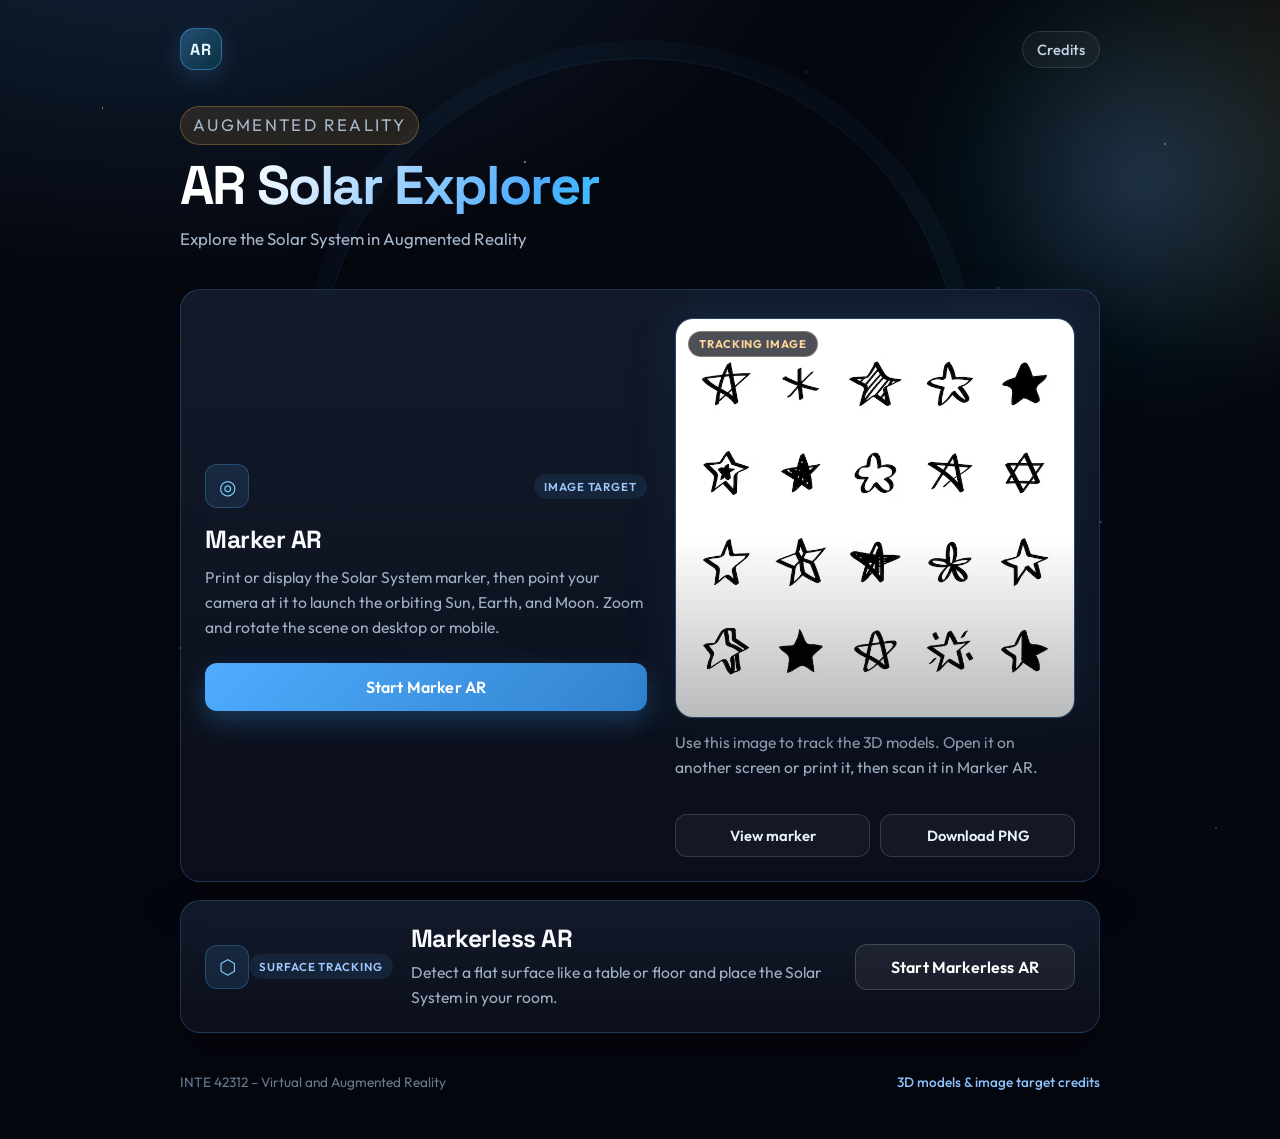
<file: index.html>
<!DOCTYPE html>
<html lang="en">
<head>
    <meta charset="UTF-8">
    <meta name="viewport" content="width=device-width, initial-scale=1.0">
    <title>AR Solar Explorer</title>
    <link rel="preconnect" href="https://fonts.googleapis.com">
    <link rel="preconnect" href="https://fonts.gstatic.com" crossorigin>
    <link href="https://fonts.googleapis.com/css2?family=Outfit:wght@300;400;500;600;700&family=Space+Grotesk:wght@500;600;700&display=swap" rel="stylesheet">
    <link rel="stylesheet" href="styles.css">
</head>
<body class="dashboard">
    <div class="space-layer" aria-hidden="true">
        <div class="nebula"></div>
        <div class="stars"></div>
        <div class="orbit-ring"></div>
    </div>

    <div class="dashboard-container">
        <nav class="dash-nav">
            <span class="brand-mark">AR</span>
            <a href="credits.html" class="nav-link">Credits</a>
        </nav>

        <header class="header">
            <p class="eyebrow">Augmented Reality</p>
            <h1>AR Solar Explorer</h1>
            <p>Explore the Solar System in Augmented Reality</p>
        </header>

        <main class="menu-cards">
            <article class="card card-featured">
                <div class="marker-copy">
                    <div class="card-top">
                        <span class="card-icon" aria-hidden="true">◎</span>
                        <span class="card-tag">Image target</span>
                    </div>
                    <h2>Marker AR</h2>
                    <p>Print or display the Solar System marker, then point your camera at it to launch the orbiting Sun, Earth, and Moon. Zoom and rotate the scene on desktop or mobile.</p>
                    <a href="marker-ar.html" class="btn primary-btn">Start Marker AR</a>
                </div>

                <div class="marker-showcase">
                    <button type="button" class="marker-frame" data-open-marker aria-label="View Solar System tracking marker">
                        <span class="marker-badge">Tracking image</span>
                        <img src="markers/solar-system.png" alt="Solar System AR marker showing the Sun, Earth, and Moon">
                    </button>
                    <p class="marker-caption">Use this image to track the 3D models. Open it on another screen or print it, then scan it in Marker AR.</p>
                    <div class="marker-actions">
                        <button type="button" class="ghost-btn" data-open-marker>View marker</button>
                        <a class="ghost-btn" href="markers/solar-system.png" download="solar-system-marker.png">Download PNG</a>
                    </div>
                </div>
            </article>

            <article class="card card-compact">
                <div class="card-top">
                    <span class="card-icon" aria-hidden="true">⬡</span>
                    <span class="card-tag">Surface tracking</span>
                </div>
                <div class="card-copy">
                    <h2>Markerless AR</h2>
                    <p>Detect a flat surface like a table or floor and place the Solar System in your room.</p>
                </div>
                <a href="markerless-ar.html" class="btn secondary-btn">Start Markerless AR</a>
            </article>
        </main>

        <footer class="footer">
            <p>INTE 42312 – Virtual and Augmented Reality</p>
            <a href="credits.html">3D models &amp; image target credits</a>
        </footer>
    </div>

    <div id="marker-lightbox" class="marker-lightbox hidden" role="dialog" aria-modal="true" aria-hidden="true" aria-labelledby="marker-lightbox-title">
        <div class="lightbox-backdrop" data-close-marker></div>
        <div class="lightbox-panel">
            <button type="button" class="lightbox-close" data-close-marker aria-label="Close marker preview">×</button>
            <img src="markers/solar-system.png" alt="Full size Solar System AR tracking marker">
            <div class="lightbox-copy">
                <div>
                    <h3 id="marker-lightbox-title">Solar System marker</h3>
                    <p>Print this image or open it on a second screen, then scan it to place the models.</p>
                </div>
                <a class="ghost-btn" href="markers/solar-system.png" download="solar-system-marker.png">Download PNG</a>
            </div>
        </div>
    </div>

    <script>
        (function () {
            const lightbox = document.getElementById("marker-lightbox");
            if (!lightbox) return;

            const openers = document.querySelectorAll("[data-open-marker]");
            const closers = lightbox.querySelectorAll("[data-close-marker]");

            function openLightbox() {
                lightbox.classList.remove("hidden");
                lightbox.setAttribute("aria-hidden", "false");
                document.body.style.overflow = "hidden";
            }

            function closeLightbox() {
                lightbox.classList.add("hidden");
                lightbox.setAttribute("aria-hidden", "true");
                document.body.style.overflow = "";
            }

            openers.forEach((el) => el.addEventListener("click", openLightbox));
            closers.forEach((el) => el.addEventListener("click", closeLightbox));
            document.addEventListener("keydown", (event) => {
                if (event.key === "Escape" && !lightbox.classList.contains("hidden")) {
                    closeLightbox();
                }
            });
        })();
    </script>
</body>
</html>
</file>
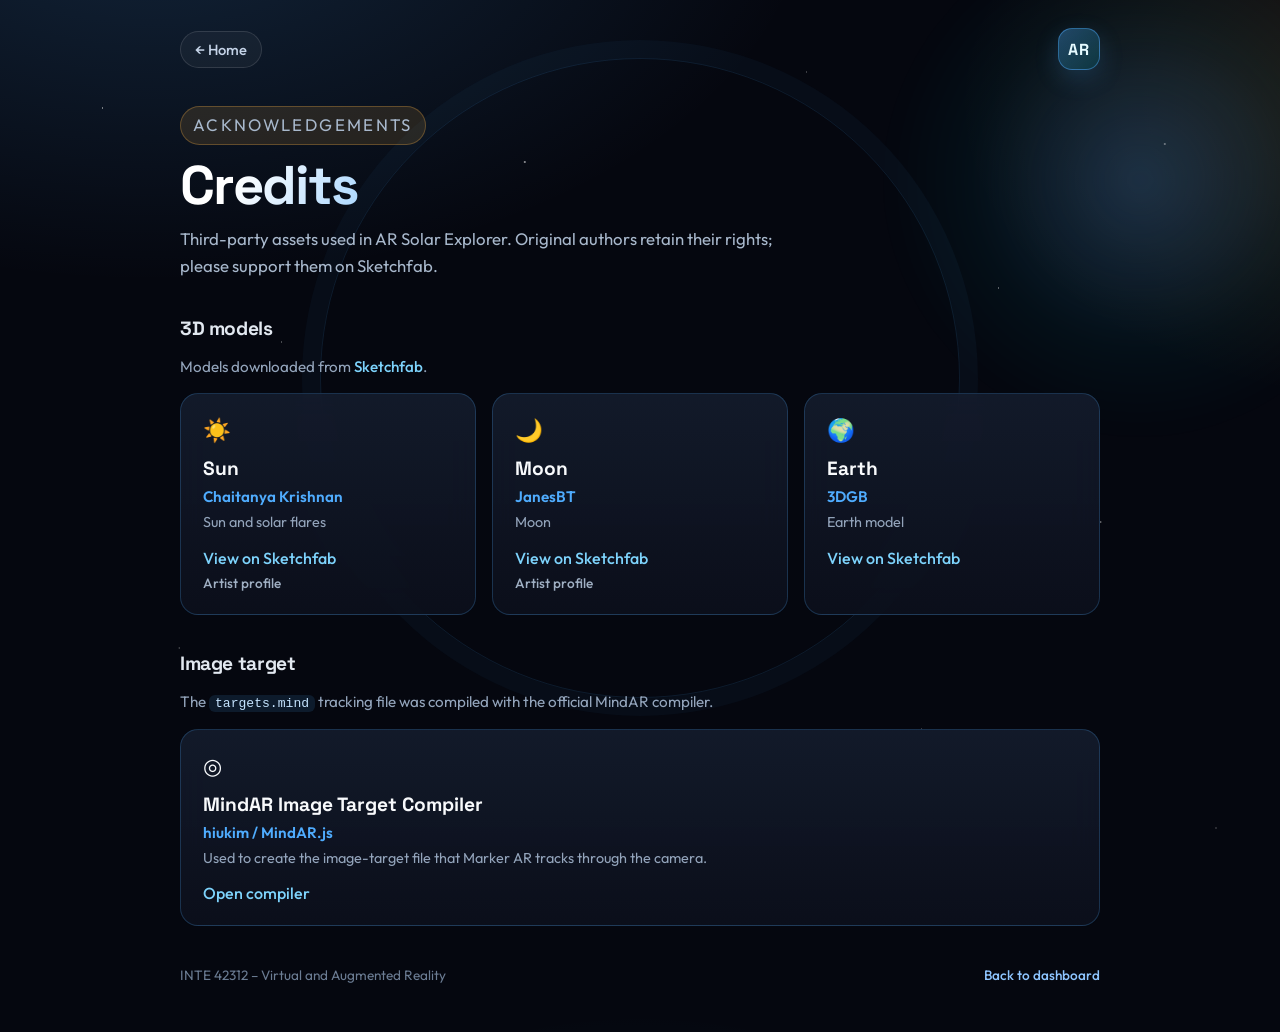
<file: credits.html>
<!DOCTYPE html>
<html lang="en">
<head>
    <meta charset="UTF-8">
    <meta name="viewport" content="width=device-width, initial-scale=1.0">
    <title>Credits — AR Solar Explorer</title>
    <link rel="preconnect" href="https://fonts.googleapis.com">
    <link rel="preconnect" href="https://fonts.gstatic.com" crossorigin>
    <link href="https://fonts.googleapis.com/css2?family=Outfit:wght@300;400;500;600;700&family=Space+Grotesk:wght@500;600;700&display=swap" rel="stylesheet">
    <link rel="stylesheet" href="styles.css">
</head>
<body class="dashboard credits-page">
    <div class="space-layer" aria-hidden="true">
        <div class="nebula"></div>
        <div class="stars"></div>
        <div class="orbit-ring"></div>
    </div>

    <div class="dashboard-container credits-container">
        <nav class="dash-nav">
            <a href="index.html" class="nav-link nav-back">← Home</a>
            <span class="brand-mark">AR</span>
        </nav>

        <header class="header">
            <p class="eyebrow">Acknowledgements</p>
            <h1>Credits</h1>
            <p>Third-party assets used in AR Solar Explorer. Original authors retain their rights; please support them on Sketchfab.</p>
        </header>

        <section class="credits-section">
            <h2>3D models</h2>
            <p class="section-lead">Models downloaded from <a href="https://sketchfab.com" target="_blank" rel="noopener noreferrer">Sketchfab</a>.</p>

            <div class="credit-grid">
                <article class="credit-card">
                    <span class="credit-glyph" aria-hidden="true">☀️</span>
                    <h3>Sun</h3>
                    <p class="credit-artist">Chaitanya Krishnan</p>
                    <p class="credit-note">Sun and solar flares</p>
                    <a class="credit-link" href="https://sketchfab.com/3d-models/sun-and-solar-flares-39953f8a89f84d97905b79887e748536" target="_blank" rel="noopener noreferrer">View on Sketchfab</a>
                    <a class="credit-link subtle" href="https://sketchfab.com/chaitanyak" target="_blank" rel="noopener noreferrer">Artist profile</a>
                </article>

                <article class="credit-card">
                    <span class="credit-glyph" aria-hidden="true">🌙</span>
                    <h3>Moon</h3>
                    <p class="credit-artist">JanesBT</p>
                    <p class="credit-note">Moon</p>
                    <a class="credit-link" href="https://sketchfab.com/3d-models/moon-fc1e78cfc65549c6a49e88ba599b7901" target="_blank" rel="noopener noreferrer">View on Sketchfab</a>
                    <a class="credit-link subtle" href="https://sketchfab.com/JanesBt" target="_blank" rel="noopener noreferrer">Artist profile</a>
                </article>

                <article class="credit-card">
                    <span class="credit-glyph" aria-hidden="true">🌍</span>
                    <h3>Earth</h3>
                    <p class="credit-artist">3DGB</p>
                    <p class="credit-note">Earth model</p>
                    <a class="credit-link" href="https://sketchfab.com/3dgb03" target="_blank" rel="noopener noreferrer">View on Sketchfab</a>
                </article>
            </div>
        </section>

        <section class="credits-section">
            <h2>Image target</h2>
            <p class="section-lead">The <code>targets.mind</code> tracking file was compiled with the official MindAR compiler.</p>

            <article class="credit-card credit-card-wide">
                <span class="credit-glyph" aria-hidden="true">◎</span>
                <h3>MindAR Image Target Compiler</h3>
                <p class="credit-artist">hiukim / MindAR.js</p>
                <p class="credit-note">Used to create the image-target file that Marker AR tracks through the camera.</p>
                <a class="credit-link" href="https://hiukim.github.io/mind-ar-js-doc/tools/compile/" target="_blank" rel="noopener noreferrer">Open compiler</a>
            </article>
        </section>

        <footer class="footer">
            <p>INTE 42312 – Virtual and Augmented Reality</p>
            <a href="index.html">Back to dashboard</a>
        </footer>
    </div>
</body>
</html>
</file>
<file: styles.css>
/* style.css */

* {
    margin: 0;
    padding: 0;
    box-sizing: border-box;
    font-family: 'Segoe UI', Tahoma, Geneva, Verdana, sans-serif;
}

body {
    background-color: #0b0d17; /* Deep space dark blue */
    color: #ffffff;
    display: flex;
    justify-content: center;
    align-items: center;
    min-height: 100vh;
    text-align: center;
}

/* Dashboard Layout */
.dashboard-container {
    width: 90%;
    max-width: 500px;
    padding: 20px;
    display: flex;
    flex-direction: column;
    gap: 30px;
}

/* Header */
.header h1 {
    font-size: 2.2rem;
    margin-bottom: 10px;
    background: -webkit-linear-gradient(#4facfe, #00f2fe);
    -webkit-background-clip: text;
    -webkit-text-fill-color: transparent;
}

.header p {
    color: #a0aec0;
    font-size: 1rem;
}

/* Menu Cards */
.menu-cards {
    display: flex;
    flex-direction: column;
    gap: 20px;
}

.card {
    background: #1a202c;
    padding: 25px;
    border-radius: 12px;
    border: 1px solid #2d3748;
    box-shadow: 0 4px 6px rgba(0, 0, 0, 0.3);
}

.card h2 {
    font-size: 1.5rem;
    margin-bottom: 10px;
    color: #e2e8f0;
}

.card p {
    color: #a0aec0;
    font-size: 0.95rem;
    margin-bottom: 20px;
    line-height: 1.5;
}

/* Buttons */
.btn {
    display: block;
    width: 100%;
    padding: 15px;
    border-radius: 8px;
    text-decoration: none;
    font-weight: bold;
    font-size: 1.1rem;
    transition: all 0.3s ease;
}

.primary-btn {
    background-color: #3182ce;
    color: white;
}

.primary-btn:hover {
    background-color: #2b6cb0;
}

.secondary-btn {
    background-color: #4a5568;
    color: white;
}

.secondary-btn:hover {
    background-color: #2d3748;
}

/* Footer */
.footer {
    margin-top: 20px;
    font-size: 0.8rem;
    color: #4a5568;
}

/* ========================================================
   AR INTERFACE OVERLAYS
   ======================================================== */
#ar-ui-container {
    position: absolute;
    top: 0;
    left: 0;
    width: 100%;
    height: 100%;
    pointer-events: none; 
    z-index: 999;
}

/* Glassmorphism Buttons */
.glass-btn {
    pointer-events: auto;
    background: rgba(20, 25, 40, 0.6);
    border: 1px solid rgba(255, 255, 255, 0.2);
    color: white;
    padding: 8px 12px;
    border-radius: 8px;
    font-weight: 500;
    backdrop-filter: blur(8px);
    cursor: pointer;
    font-size: 0.9rem;
    transition: background 0.3s;
}
.glass-btn:active { background: rgba(255, 255, 255, 0.2); }

#top-controls {
    position: relative;
    z-index: 3;
    display: flex;
    gap: 8px;
    justify-content: center;
    padding: 15px;
}

#gesture-layer {
    position: absolute;
    inset: 0;
    z-index: 1;
    pointer-events: auto;
    touch-action: none;
    cursor: grab;
}

#gesture-layer.is-dragging {
    cursor: grabbing;
}

#gesture-hint {
    position: absolute;
    top: 68px;
    left: 50%;
    transform: translateX(-50%);
    z-index: 3;
    pointer-events: none;
    margin: 0;
    padding: 7px 14px;
    border-radius: 999px;
    background: rgba(10, 15, 30, 0.72);
    border: 1px solid rgba(79, 172, 254, 0.4);
    color: #d7ecff;
    font-size: 0.78rem;
    font-weight: 600;
    letter-spacing: 0.02em;
    white-space: nowrap;
    backdrop-filter: blur(10px);
    box-shadow: 0 8px 20px rgba(0, 0, 0, 0.35);
    transition: opacity 0.4s ease;
}

#gesture-hint.hint-faded {
    opacity: 0;
}

#transform-dock {
    pointer-events: auto;
    position: absolute;
    right: 14px;
    top: 22%;
    z-index: 3;
    display: flex;
    flex-direction: column;
    gap: 8px;
    padding: 8px;
    border-radius: 18px;
    background: rgba(10, 15, 30, 0.72);
    border: 1px solid rgba(79, 172, 254, 0.45);
    backdrop-filter: blur(12px);
    box-shadow: 0 10px 24px rgba(0, 0, 0, 0.4);
}

.xform-btn {
    width: 42px;
    height: 42px;
    border: 1px solid rgba(255, 255, 255, 0.18);
    border-radius: 12px;
    background: rgba(255, 255, 255, 0.04);
    color: #ffffff;
    font-size: 1.2rem;
    font-weight: 700;
    line-height: 1;
    cursor: pointer;
    transition: background 0.2s ease, border-color 0.2s ease, transform 0.15s ease;
}

.xform-btn:hover {
    background: rgba(79, 172, 254, 0.28);
    border-color: #4facfe;
}

.xform-btn:active {
    transform: scale(0.94);
    background: rgba(79, 172, 254, 0.4);
}

/* Professional Planet Selector Dock */
#planet-selector {
    pointer-events: auto;
    position: absolute;
    bottom: 30px;
    left: 50%;
    transform: translateX(-50%);
    z-index: 3;
    display: flex;
    gap: 10px;
    background: rgba(10, 15, 30, 0.7);
    padding: 10px 15px;
    border-radius: 30px;
    border: 1px solid rgba(79, 172, 254, 0.5);
    backdrop-filter: blur(10px);
    box-shadow: 0 4px 15px rgba(0,0,0,0.5);
}

.dock-btn {
    background: transparent;
    color: #e2e8f0;
    border: 1px solid rgba(255, 255, 255, 0.2);
    padding: 8px 16px;
    border-radius: 20px;
    font-weight: 600;
    font-size: 0.95rem;
    cursor: pointer;
    transition: all 0.3s;
}
.dock-btn:hover,
.dock-btn:active { background: rgba(79, 172, 254, 0.3); border-color: #4facfe; }

/* Focus Mode Top Buttons (Small Back & Pause) */
#focus-top-ui {
    pointer-events: auto;
    position: absolute;
    top: 20px;
    width: 100%;
    z-index: 3;
    display: flex;
    justify-content: space-between;
    padding: 0 20px;
}

.action-btn {
    background: rgba(10, 15, 30, 0.8);
    border: 1px solid rgba(79, 172, 254, 0.6);
    color: white;
    padding: 10px 16px;
    border-radius: 25px;
    font-weight: bold;
    backdrop-filter: blur(5px);
    cursor: pointer;
    box-shadow: 0 2px 10px rgba(0,0,0,0.5);
}

/* Scrollable Focus Panel */
#focus-panel {
    pointer-events: auto;
    position: absolute;
    bottom: 0;
    left: 0;
    width: 100%;
    height: 40vh; /* Leaves top 60% of screen for the 3D model */
    z-index: 3;
    background: linear-gradient(180deg, rgba(15, 20, 35, 0.9) 0%, rgba(5, 8, 15, 1) 100%);
    border-top: 1px solid #4facfe;
    border-radius: 25px 25px 0 0;
    display: flex;
    flex-direction: column;
    padding: 25px 20px;
    box-shadow: 0 -5px 20px rgba(0,0,0,0.7);
}

#focus-title { color: #00f2fe; margin-bottom: 10px; font-size: 1.8rem; text-align: center; }

.scroll-area {
    overflow-y: auto; /* Allows smooth vertical scrolling */
    flex-grow: 1;
    padding-right: 5px;
}

#focus-desc { 
    color: #cbd5e0; 
    font-size: 1rem; 
    line-height: 1.6; 
    text-align: left;
}

.hidden { display: none !important; }

/* ========================================================
   DASHBOARD + CREDITS (scoped — does not affect AR scenes)
   ======================================================== */
body.dashboard,
body.dashboard * {
    font-family: 'Outfit', 'Segoe UI', sans-serif;
}

body.dashboard h1,
body.dashboard h2,
body.dashboard h3 {
    font-family: 'Space Grotesk', 'Outfit', sans-serif;
}

body.dashboard {
    position: relative;
    display: block;
    background:
        radial-gradient(1200px 700px at 12% -10%, rgba(79, 172, 254, 0.18), transparent 55%),
        radial-gradient(900px 600px at 110% 10%, rgba(255, 179, 71, 0.12), transparent 50%),
        radial-gradient(800px 500px at 50% 120%, rgba(0, 242, 254, 0.08), transparent 45%),
        #05070f;
    color: #f7fafc;
    text-align: left;
    overflow-x: hidden;
}

body.dashboard .space-layer {
    position: fixed;
    inset: 0;
    pointer-events: none;
    z-index: 0;
}

body.dashboard .stars {
    position: absolute;
    inset: 0;
    background-image:
        radial-gradient(1px 1px at 8% 12%, rgba(255,255,255,0.9), transparent),
        radial-gradient(1px 1px at 22% 38%, rgba(255,255,255,0.55), transparent),
        radial-gradient(1.5px 1.5px at 41% 18%, rgba(255,255,255,0.8), transparent),
        radial-gradient(1px 1px at 63% 8%, rgba(255,255,255,0.45), transparent),
        radial-gradient(1px 1px at 78% 32%, rgba(255,255,255,0.7), transparent),
        radial-gradient(1.5px 1.5px at 91% 16%, rgba(255,255,255,0.55), transparent),
        radial-gradient(1px 1px at 14% 72%, rgba(255,255,255,0.5), transparent),
        radial-gradient(1px 1px at 33% 88%, rgba(255,255,255,0.75), transparent),
        radial-gradient(1.5px 1.5px at 57% 64%, rgba(255,255,255,0.6), transparent),
        radial-gradient(1px 1px at 72% 81%, rgba(255,255,255,0.4), transparent),
        radial-gradient(1px 1px at 86% 58%, rgba(255,255,255,0.85), transparent),
        radial-gradient(1px 1px at 95% 92%, rgba(255,255,255,0.5), transparent);
    animation: twinkle 8s ease-in-out infinite;
}

body.dashboard .nebula {
    position: absolute;
    width: 520px;
    height: 520px;
    right: -120px;
    top: -80px;
    background: radial-gradient(circle, rgba(79, 172, 254, 0.22) 0%, rgba(0, 242, 254, 0.04) 45%, transparent 70%);
    filter: blur(12px);
}

body.dashboard .orbit-ring {
    position: absolute;
    width: min(70vw, 640px);
    height: min(70vw, 640px);
    left: 50%;
    top: 42%;
    transform: translate(-50%, -50%);
    border: 1px solid rgba(79, 172, 254, 0.12);
    border-radius: 50%;
    box-shadow: 0 0 0 18px rgba(79, 172, 254, 0.04);
}

body.dashboard .dashboard-container {
    position: relative;
    z-index: 1;
    width: min(920px, calc(100% - 32px));
    max-width: 920px;
    margin: 0 auto;
    padding: 28px 0 48px;
    gap: 36px;
    min-height: 100vh;
    justify-content: center;
}

body.dashboard .dash-nav {
    display: flex;
    align-items: center;
    justify-content: space-between;
}

body.dashboard .brand-mark {
    display: inline-flex;
    align-items: center;
    justify-content: center;
    width: 42px;
    height: 42px;
    border-radius: 14px;
    background: linear-gradient(135deg, rgba(79, 172, 254, 0.35), rgba(0, 242, 254, 0.12));
    border: 1px solid rgba(79, 172, 254, 0.45);
    color: #e6fbff;
    font-family: 'Space Grotesk', sans-serif;
    font-weight: 700;
    letter-spacing: 0.04em;
    box-shadow: 0 8px 24px rgba(79, 172, 254, 0.18);
}

body.dashboard .nav-link {
    color: #c5d4e8;
    text-decoration: none;
    font-size: 0.92rem;
    font-weight: 500;
    padding: 8px 14px;
    border-radius: 999px;
    border: 1px solid rgba(255, 255, 255, 0.12);
    background: rgba(255, 255, 255, 0.04);
    transition: background 0.2s ease, border-color 0.2s ease, color 0.2s ease;
}

body.dashboard .nav-link:hover,
body.dashboard .nav-link:focus-visible {
    color: #ffffff;
    border-color: rgba(79, 172, 254, 0.6);
    background: rgba(79, 172, 254, 0.15);
    outline: none;
}

body.dashboard .header {
    text-align: left;
    max-width: 640px;
}

body.dashboard .eyebrow {
    display: inline-block;
    margin-bottom: 12px;
    padding: 5px 12px;
    border-radius: 999px;
    background: rgba(255, 179, 71, 0.12);
    border: 1px solid rgba(255, 179, 71, 0.28);
    color: #ffd59a;
    font-size: 0.75rem;
    font-weight: 600;
    letter-spacing: 0.14em;
    text-transform: uppercase;
}

body.dashboard .header h1 {
    font-size: clamp(2.2rem, 5vw, 3.4rem);
    line-height: 1.05;
    margin-bottom: 12px;
    background: linear-gradient(120deg, #ffffff 10%, #4facfe 55%, #00f2fe 100%);
    -webkit-background-clip: text;
    background-clip: text;
    -webkit-text-fill-color: transparent;
    letter-spacing: -0.03em;
}

body.dashboard .header p {
    color: #a8b8cc;
    font-size: 1.05rem;
    line-height: 1.6;
    font-weight: 400;
}

body.dashboard .menu-cards {
    display: grid;
    grid-template-columns: 1fr;
    gap: 18px;
}

body.dashboard .card {
    background: linear-gradient(180deg, rgba(22, 30, 48, 0.82) 0%, rgba(12, 16, 28, 0.9) 100%);
    border: 1px solid rgba(79, 172, 254, 0.22);
    border-radius: 20px;
    padding: 28px 24px 24px;
    box-shadow: 0 18px 40px rgba(0, 0, 0, 0.35);
    backdrop-filter: blur(16px);
    text-align: left;
    transition: transform 0.25s ease, border-color 0.25s ease, box-shadow 0.25s ease;
}

body.dashboard .card:hover {
    transform: translateY(-4px);
    border-color: rgba(0, 242, 254, 0.45);
    box-shadow: 0 22px 48px rgba(79, 172, 254, 0.16);
}

body.dashboard .card-top {
    display: flex;
    align-items: center;
    justify-content: space-between;
    margin-bottom: 18px;
}

body.dashboard .card-icon {
    width: 44px;
    height: 44px;
    display: inline-flex;
    align-items: center;
    justify-content: center;
    border-radius: 12px;
    background: rgba(79, 172, 254, 0.12);
    border: 1px solid rgba(79, 172, 254, 0.28);
    color: #7dd3fc;
    font-size: 1.25rem;
}

body.dashboard .card-tag {
    font-size: 0.72rem;
    font-weight: 600;
    letter-spacing: 0.08em;
    text-transform: uppercase;
    color: #9ec9ff;
    padding: 5px 10px;
    border-radius: 999px;
    background: rgba(79, 172, 254, 0.1);
}

body.dashboard .card h2 {
    font-size: 1.55rem;
    margin-bottom: 10px;
    color: #f8fafc;
    letter-spacing: -0.02em;
}

body.dashboard .card p {
    color: #a0b0c4;
    font-size: 0.98rem;
    margin-bottom: 22px;
    line-height: 1.6;
}

body.dashboard .btn {
    display: block;
    width: 100%;
    padding: 14px 16px;
    border-radius: 12px;
    text-align: center;
    font-weight: 600;
    font-size: 1rem;
    letter-spacing: 0.01em;
}

body.dashboard .primary-btn {
    background: linear-gradient(135deg, #4facfe 0%, #3182ce 100%);
    color: #ffffff;
    box-shadow: 0 10px 24px rgba(49, 130, 206, 0.35);
}

body.dashboard .primary-btn:hover {
    background: linear-gradient(135deg, #63b3ed 0%, #2b6cb0 100%);
}

body.dashboard .secondary-btn {
    background: rgba(255, 255, 255, 0.06);
    color: #ffffff;
    border: 1px solid rgba(255, 255, 255, 0.16);
}

body.dashboard .secondary-btn:hover {
    background: rgba(79, 172, 254, 0.18);
    border-color: rgba(79, 172, 254, 0.45);
}

body.dashboard .footer {
    display: flex;
    flex-direction: column;
    gap: 8px;
    margin-top: 4px;
    font-size: 0.85rem;
    color: #6b7c93;
}

body.dashboard .footer a {
    color: #8ec5ff;
    text-decoration: none;
    font-weight: 500;
}

body.dashboard .footer a:hover,
body.dashboard .footer a:focus-visible {
    color: #c5e4ff;
    text-decoration: underline;
}

body.dashboard .credits-container {
    max-width: 920px;
}

body.dashboard .credits-section {
    display: flex;
    flex-direction: column;
    gap: 14px;
}

body.dashboard .credits-section h2 {
    font-size: 1.2rem;
    color: #e2e8f0;
    letter-spacing: -0.02em;
}

body.dashboard .section-lead {
    color: #93a4bb;
    font-size: 0.95rem;
    line-height: 1.6;
}

body.dashboard .section-lead a,
body.dashboard .credit-link {
    color: #7dd3fc;
    text-decoration: none;
    font-weight: 500;
}

body.dashboard .section-lead a:hover,
body.dashboard .credit-link:hover {
    text-decoration: underline;
}

body.dashboard .credit-grid {
    display: grid;
    grid-template-columns: 1fr;
    gap: 16px;
}

body.dashboard .credit-card {
    background: linear-gradient(180deg, rgba(22, 30, 48, 0.82) 0%, rgba(12, 16, 28, 0.9) 100%);
    border: 1px solid rgba(79, 172, 254, 0.22);
    border-radius: 18px;
    padding: 22px;
    display: flex;
    flex-direction: column;
    gap: 6px;
    backdrop-filter: blur(16px);
}

body.dashboard .credit-glyph {
    font-size: 1.4rem;
    margin-bottom: 6px;
}

body.dashboard .credit-card h3 {
    font-size: 1.2rem;
    color: #f8fafc;
}

body.dashboard .credit-artist {
    color: #4facfe;
    font-weight: 600;
    font-size: 0.95rem;
}

body.dashboard .credit-note {
    color: #93a4bb;
    font-size: 0.9rem;
    line-height: 1.5;
    margin-bottom: 8px;
}

body.dashboard .credit-link.subtle {
    color: #a0b0c4;
    font-size: 0.85rem;
}

body.dashboard code {
    font-family: ui-monospace, SFMono-Regular, Menlo, Consolas, monospace;
    font-size: 0.86em;
    color: #c5e4ff;
    background: rgba(79, 172, 254, 0.12);
    padding: 1px 6px;
    border-radius: 6px;
}

@keyframes twinkle {
    0%, 100% { opacity: 0.7; }
    50% { opacity: 1; }
}

@media (min-width: 760px) {
    body.dashboard .menu-cards,
    body.dashboard .credit-grid {
        grid-template-columns: 1fr 1fr;
    }

    body.dashboard .credit-card-wide {
        grid-column: 1 / -1;
    }

    body.dashboard .footer {
        flex-direction: row;
        justify-content: space-between;
        align-items: center;
    }
}

@media (min-width: 760px) {
    body.dashboard.credits-page .credit-grid {
        grid-template-columns: repeat(3, 1fr);
    }

    body.dashboard .card-featured {
        grid-column: 1 / -1;
        display: grid;
        grid-template-columns: minmax(0, 1.05fr) minmax(280px, 0.95fr);
        gap: 28px;
        align-items: center;
    }

    body.dashboard .card-compact {
        grid-column: 1 / -1;
        display: grid;
        grid-template-columns: auto 1fr auto;
        align-items: center;
        gap: 18px;
        padding: 22px 24px;
    }

    body.dashboard .card-compact .card-copy h2,
    body.dashboard .card-compact .card-copy p {
        margin-bottom: 0;
    }

    body.dashboard .card-compact .card-copy p {
        margin-top: 6px;
    }

    body.dashboard .card-compact .card-top {
        margin-bottom: 0;
    }

    body.dashboard .card-compact .btn {
        width: auto;
        min-width: 220px;
        padding: 12px 18px;
    }
}

body.dashboard .marker-copy .card-top {
    margin-bottom: 16px;
}

body.dashboard .marker-copy .btn {
    margin-top: 6px;
}

body.dashboard .marker-showcase {
    display: flex;
    flex-direction: column;
    gap: 12px;
}

body.dashboard .marker-frame {
    position: relative;
    width: 100%;
    padding: 0;
    border-radius: 18px;
    overflow: hidden;
    border: 1px solid rgba(79, 172, 254, 0.38);
    background: #070b14;
    appearance: none;
    font: inherit;
    text-align: left;
    cursor: zoom-in;
    box-shadow:
        0 18px 40px rgba(0, 0, 0, 0.38),
        0 0 48px rgba(79, 172, 254, 0.16);
}

body.dashboard .marker-frame::after {
    content: "";
    position: absolute;
    inset: 0;
    pointer-events: none;
    background: linear-gradient(180deg, transparent 55%, rgba(5, 8, 16, 0.28) 100%);
}

body.dashboard .marker-frame img {
    width: 100%;
    aspect-ratio: 1;
    object-fit: cover;
    display: block;
    cursor: zoom-in;
    transition: transform 0.45s ease;
}

body.dashboard .marker-frame:hover img {
    transform: scale(1.03);
}

body.dashboard .marker-badge {
    position: absolute;
    top: 12px;
    left: 12px;
    z-index: 1;
    padding: 5px 10px;
    border-radius: 999px;
    background: rgba(8, 12, 22, 0.72);
    border: 1px solid rgba(255, 213, 154, 0.35);
    color: #ffd59a;
    font-size: 0.7rem;
    font-weight: 700;
    letter-spacing: 0.08em;
    text-transform: uppercase;
}

body.dashboard .marker-caption {
    color: #93a4bb;
    font-size: 0.88rem;
    line-height: 1.5;
    margin: 0;
}

body.dashboard .marker-actions {
    display: grid;
    grid-template-columns: 1fr 1fr;
    gap: 10px;
}

body.dashboard .ghost-btn {
    display: inline-flex;
    align-items: center;
    justify-content: center;
    gap: 8px;
    padding: 11px 14px;
    border-radius: 12px;
    border: 1px solid rgba(255, 255, 255, 0.14);
    background: rgba(255, 255, 255, 0.04);
    color: #e8f4ff;
    text-decoration: none;
    font-weight: 600;
    font-size: 0.92rem;
    cursor: pointer;
    transition: background 0.2s ease, border-color 0.2s ease, transform 0.2s ease;
}

body.dashboard .ghost-btn:hover,
body.dashboard .ghost-btn:focus-visible {
    background: rgba(79, 172, 254, 0.18);
    border-color: rgba(79, 172, 254, 0.5);
    outline: none;
}

body.dashboard .marker-lightbox {
    position: fixed;
    inset: 0;
    z-index: 80;
    display: flex;
    align-items: center;
    justify-content: center;
    padding: 22px;
}

body.dashboard .lightbox-backdrop {
    position: absolute;
    inset: 0;
    background: rgba(3, 6, 14, 0.78);
    backdrop-filter: blur(14px);
}

body.dashboard .lightbox-panel {
    position: relative;
    width: min(760px, 100%);
    background: linear-gradient(180deg, rgba(22, 30, 48, 0.96) 0%, rgba(10, 14, 24, 0.98) 100%);
    border: 1px solid rgba(79, 172, 254, 0.35);
    border-radius: 24px;
    padding: 20px;
    box-shadow: 0 30px 80px rgba(0, 0, 0, 0.55), 0 0 80px rgba(79, 172, 254, 0.14);
}

body.dashboard .lightbox-panel img {
    width: 100%;
    border-radius: 16px;
    display: block;
    background: #05070f;
}

body.dashboard .lightbox-close {
    position: absolute;
    top: 12px;
    right: 12px;
    width: 40px;
    height: 40px;
    border-radius: 50%;
    border: 1px solid rgba(255, 255, 255, 0.16);
    background: rgba(8, 12, 22, 0.8);
    color: #ffffff;
    font-size: 1.4rem;
    line-height: 1;
    cursor: pointer;
}

body.dashboard .lightbox-copy {
    display: flex;
    flex-wrap: wrap;
    align-items: center;
    justify-content: space-between;
    gap: 12px;
    margin-top: 16px;
}

body.dashboard .lightbox-copy h3 {
    font-size: 1.15rem;
    color: #f8fafc;
}

body.dashboard .lightbox-copy p {
    color: #93a4bb;
    font-size: 0.9rem;
    line-height: 1.5;
    margin-top: 4px;
}

body.dashboard .lightbox-copy .ghost-btn {
    min-width: 160px;
}
</file>
